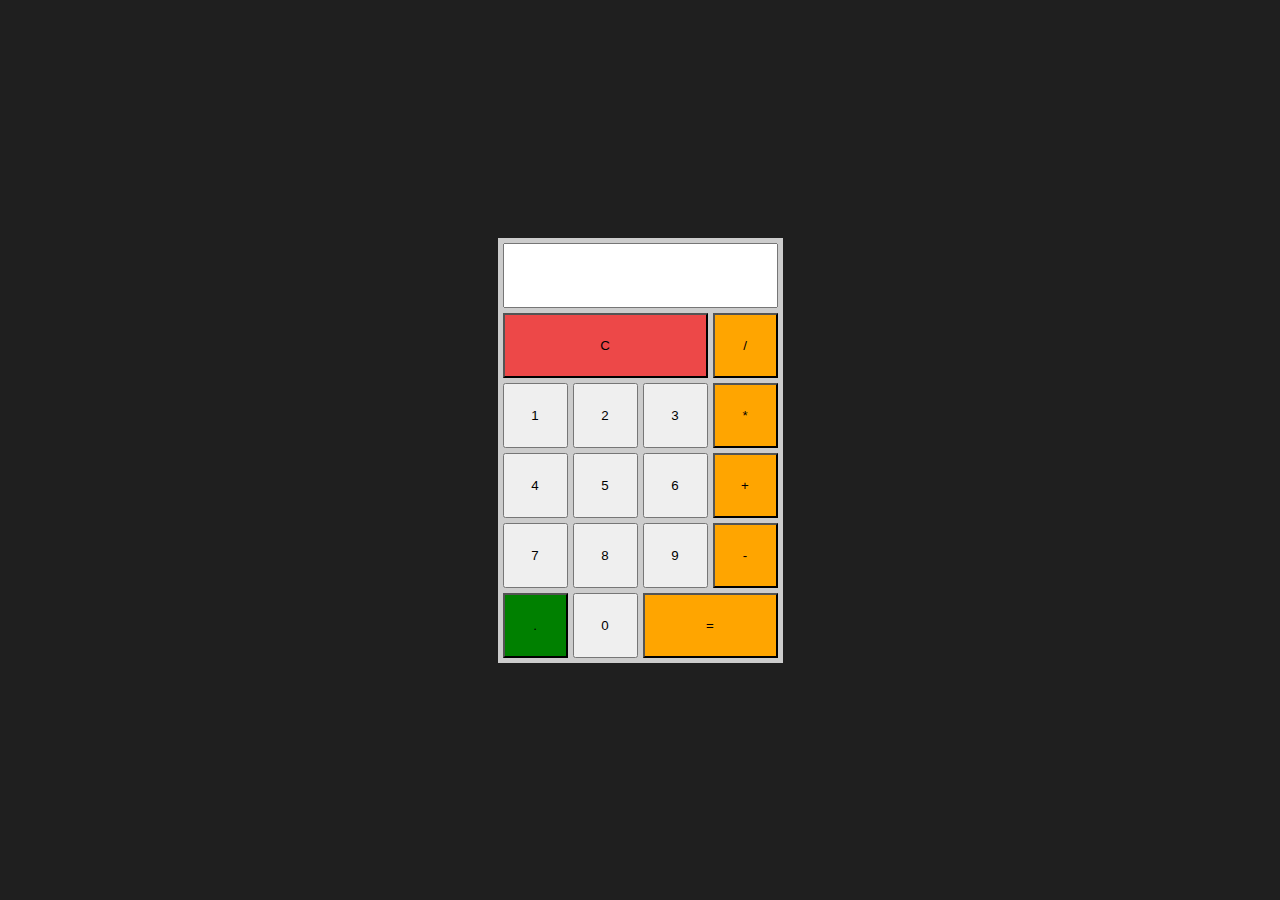
<file: FrontEnd/index.html>
<!DOCTYPE html>
<html lang="ko">        
<head>
    <meta charset="UTF-8">
    <meta http-equiv="X-UA-Compatible" content="IE=edge">
    <meta name="viewport" content="width=device-width, initial-scale=1.0">
    <title>Calculator</title>
     <link rel="stylesheet" href="style.css">    <!--같은 폴더 안에 넣어놓고 이 html 을 css 와 연동시켜준다. -->
</head>
<body>
    <div class = "calculator">          <!--디비전 태그 이름을 calculator-->
        <form name = "forms">
            <input type = "text" name="output" readonly>    <!--텍스트는 클릭 못하고 readonly-->
            <input type = "button" value="C" class="clear" onclick="document.forms.output.value=''">    <!--type버튼으로 클릭 가능-->
            <input type = "button" class="operator" value="/" onclick="document.forms.output.value+='/'">   <!--onclick은 클릭했을 경우 어떤 실행시켜주는것-->
            <input type = "button" value="1" onclick="document.forms.output.value+='1'">
            <input type = "button" value="2" onclick="document.forms.output.value+='2'">
            <input type = "button" value="3" onclick="document.forms.output.value+='3'">
            <input type = "button" value="*" class="operator" onclick="document.forms.output.value+='*'">
            <input type = "button" value="4" onclick="document.forms.output.value+='4'">
            <input type = "button" value="5" onclick="document.forms.output.value+='5'">
            <input type = "button" value="6" onclick="document.forms.output.value+='6'">
            <input type = "button" value="+" class="operator" onclick="document.forms.output.value+='+'">
            <input type = "button" value="7" onclick="document.forms.output.value+='7'">
            <input type = "button" value="8" onclick="document.forms.output.value+='8'">
            <input type = "button" value="9" onclick="document.forms.output.value+='9'">
            <input type = "button" value="-" class="operator" onclick="document.forms.output.value+='-'">
            <input type = "button" class="dot" value="." onclick="document.forms.output.value+='.'">
            <input type = "button" value="0" onclick="document.forms.output.value+='0'">
            <input type = "button" class = "operator result" value="=" onclick="document.forms.output.value=eval(document.forms.output.value)">
            <!--eval은 내장함수고 안에 들어있는 문자열을 수식으로 바꿔서 실행시켜주는 함수-->
        </form>
    </div>
</body>
</html>
</file>
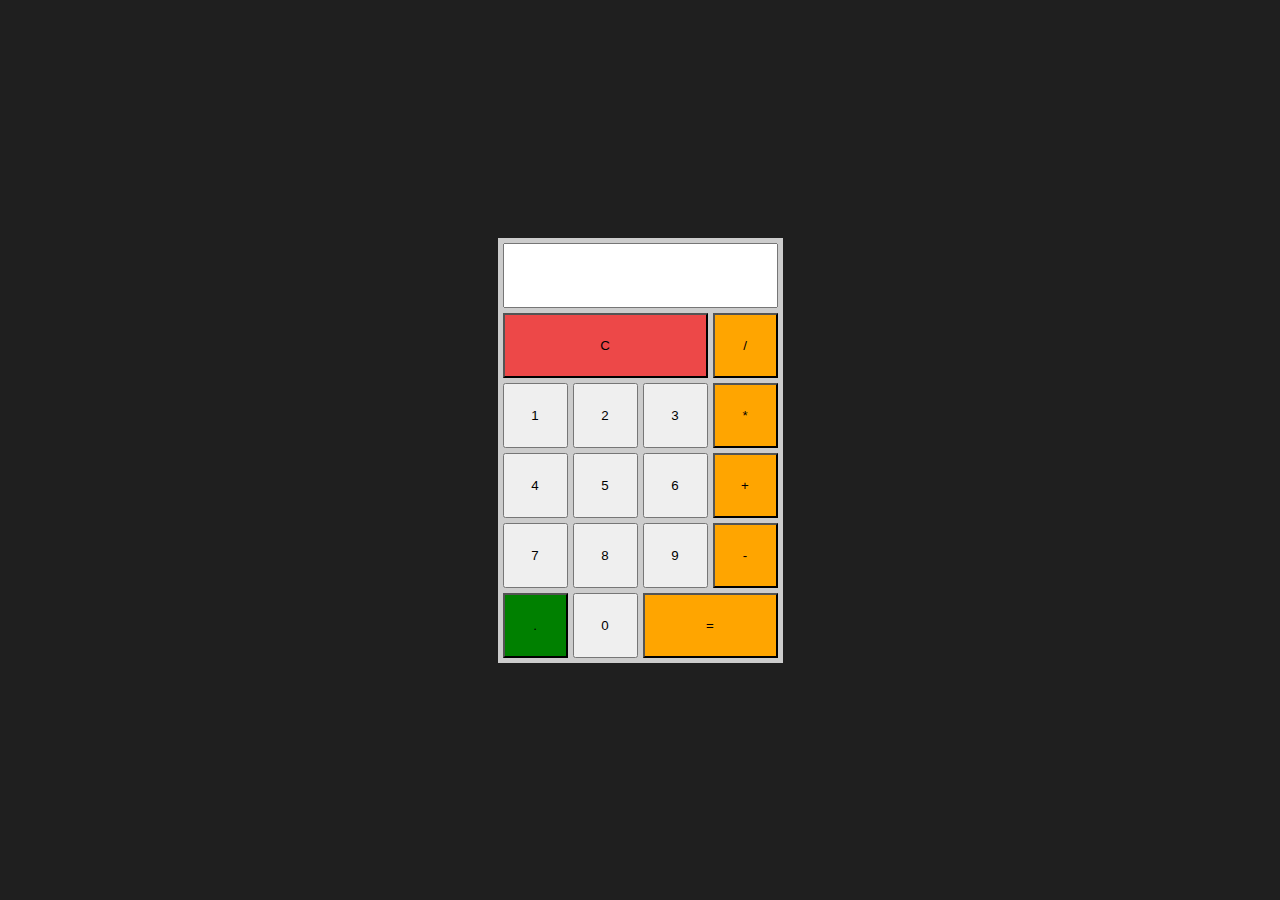
<file: FrontEnd/1_Calculator.html>
<!DOCTYPE html>
<html lang="ko">        
<head>
    <meta charset="UTF-8">
    <meta http-equiv="X-UA-Compatible" content="IE=edge">
    <meta name="viewport" content="width=device-width, initial-scale=1.0">
    <title>Calculator</title>
     <link rel="stylesheet" href="style.css">    <!--Connect html and css if they are in same folder. -->
</head>
<body>
    <div class = "calculator">          <!--Division tag name : calculator-->
        <form name = "forms">
            <input type = "text" name="output" readonly>    <!--Can't click text but read only-->
            <input type = "button" value="C" class="clear" onclick="document.forms.output.value=''">    
            <input type = "button" class="operator" value="/" onclick="document.forms.output.value+='/'">   <!--onclick makes something to work-->
            <input type = "button" value="1" onclick="document.forms.output.value+='1'">
            <input type = "button" value="2" onclick="document.forms.output.value+='2'">
            <input type = "button" value="3" onclick="document.forms.output.value+='3'">
            <input type = "button" value="*" class="operator" onclick="document.forms.output.value+='*'">
            <input type = "button" value="4" onclick="document.forms.output.value+='4'">
            <input type = "button" value="5" onclick="document.forms.output.value+='5'">
            <input type = "button" value="6" onclick="document.forms.output.value+='6'">
            <input type = "button" value="+" class="operator" onclick="document.forms.output.value+='+'">
            <input type = "button" value="7" onclick="document.forms.output.value+='7'">
            <input type = "button" value="8" onclick="document.forms.output.value+='8'">
            <input type = "button" value="9" onclick="document.forms.output.value+='9'">
            <input type = "button" value="-" class="operator" onclick="document.forms.output.value+='-'">
            <input type = "button" class="dot" value="." onclick="document.forms.output.value+='.'">
            <input type = "button" value="0" onclick="document.forms.output.value+='0'">
            <input type = "button" class = "operator result" value="=" onclick="document.forms.output.value=eval(document.forms.output.value)">
            <!--eval change string to equation-->
        </form>
    </div>
</body>
</html>
</file>
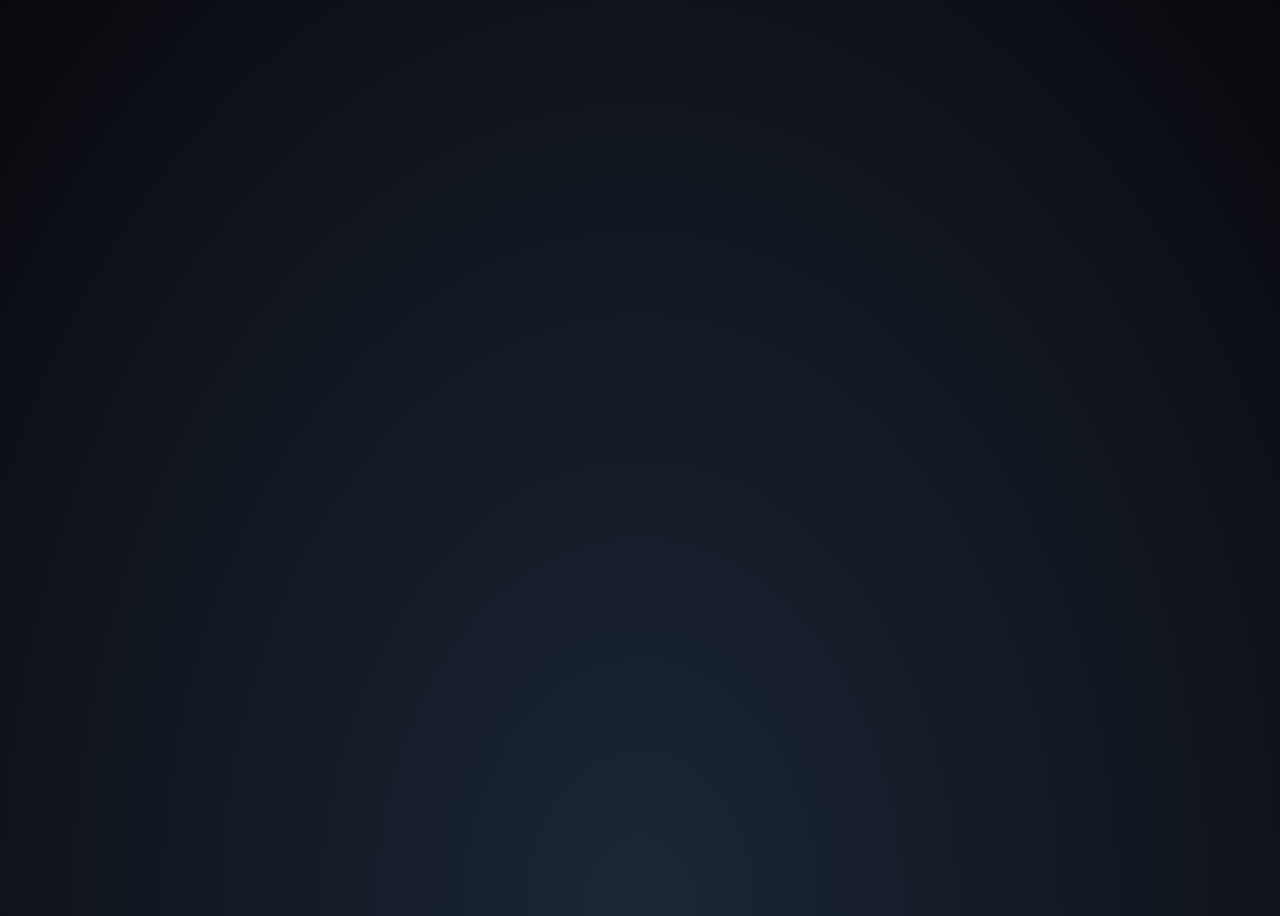
<file: FrontEnd/4_Ghost.html>
<!DOCTYPE html>
<html lang="en">
<head>
    <meta charset="UTF-8">
    <meta http-equiv="X-UA-Compatible" content="IE=edge">
    <meta name="viewport" content="width=device-width, initial-scale=1.0">
    <title>Ghost</title>
    <link rel = "stylesheet" href="Style.css">
</head>
<body>
    <div class="ghost">
        <div class="body">
            <div class="face">
                <div class="eye"></div>
                <div class="eye"></div>
                <div class="mouth"></div>
            </div>
        </div>
        <div class="bottom">
            <div class="leg"></div>
            <div class="leg"></div>
            <div class="leg"></div>
            <div class="leg"></div>
            <div class="leg"></div>
        </div>
    </div>
    <script src = "Ghost.js"></script>
</body>
</html>
</file>
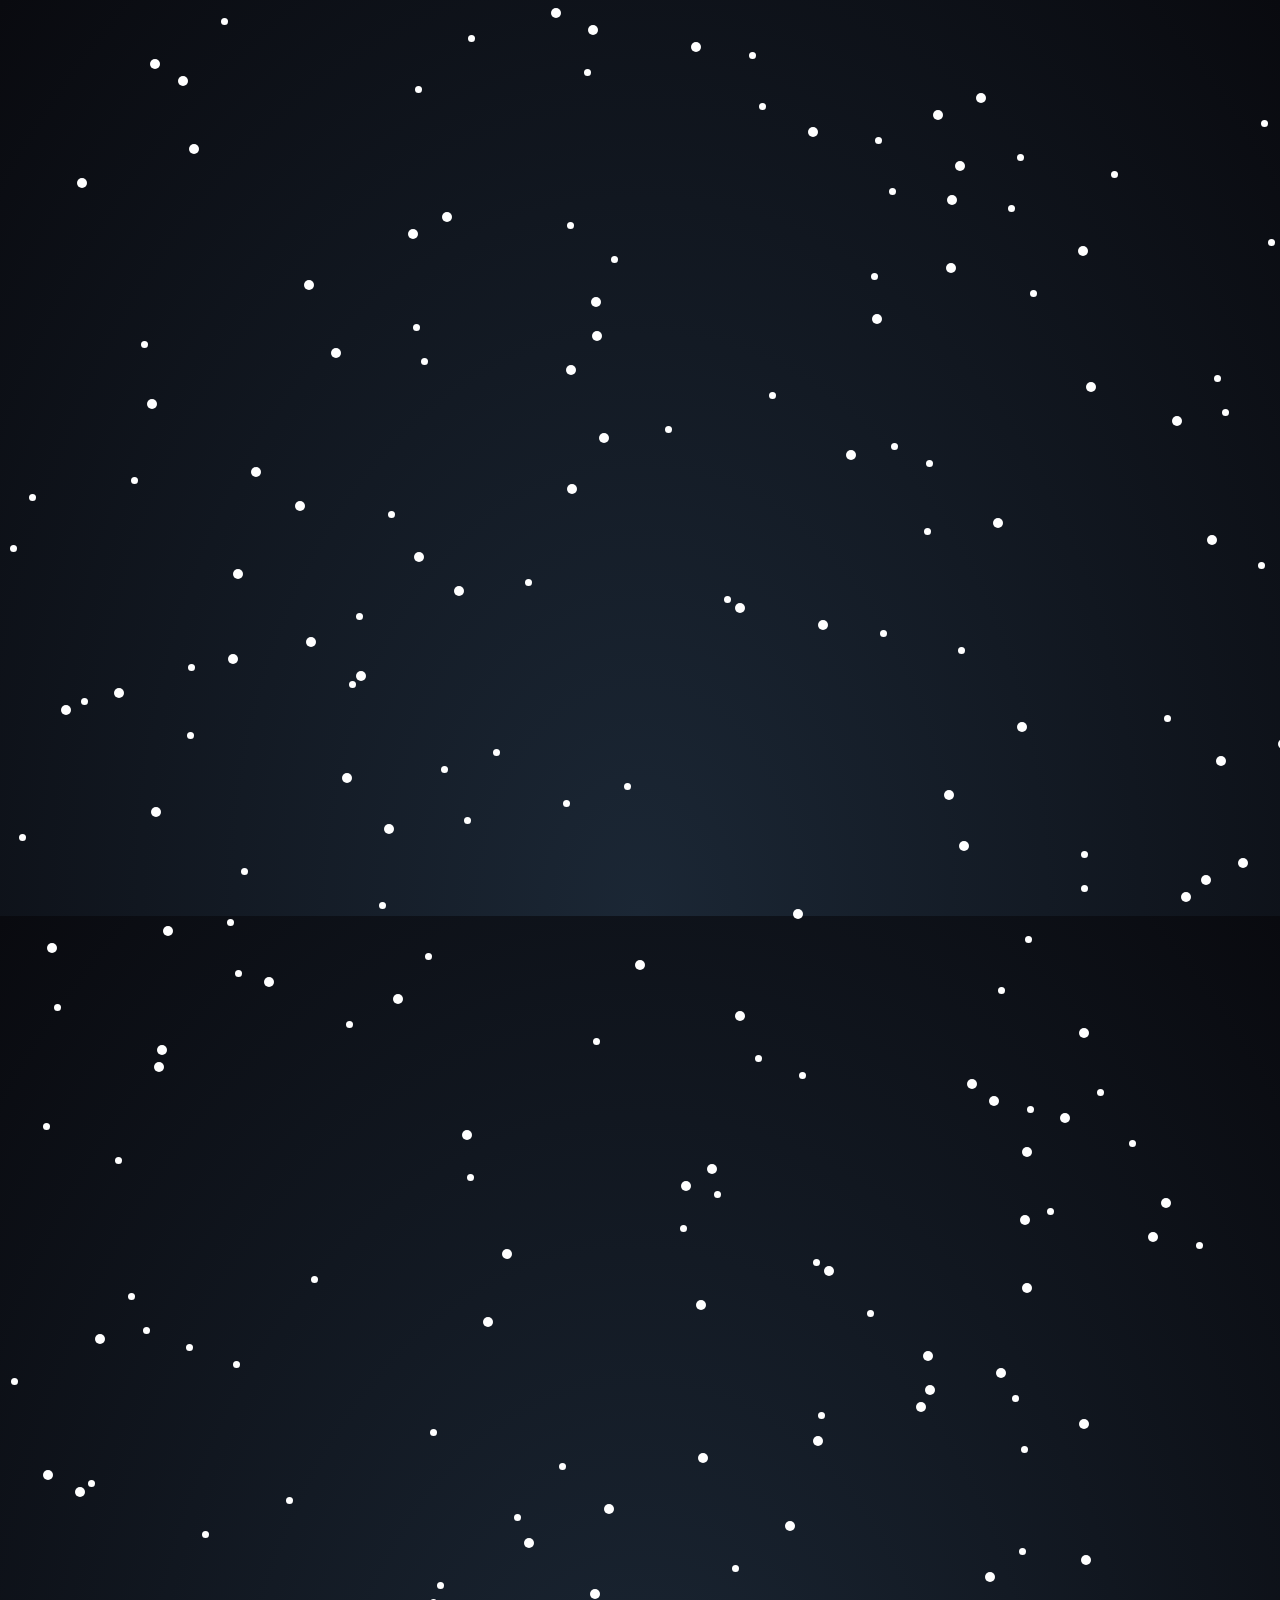
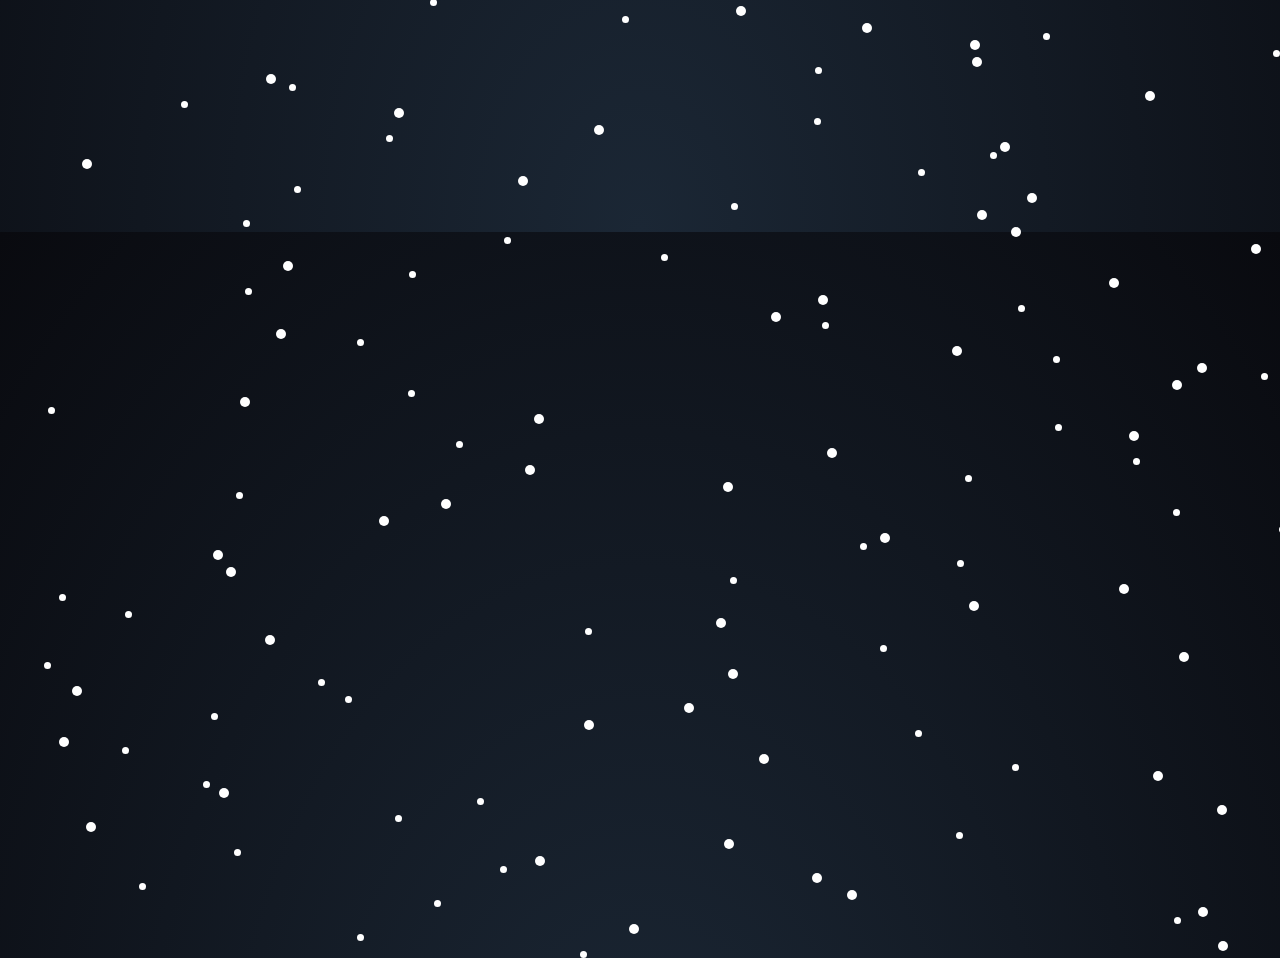
<file: FrontEnd/5_Snow.html>
<!DOCTYPE html>
<html lang="en">
<head>
    <meta charset="UTF-8">
    <meta http-equiv="X-UA-Compatible" content="IE=edge">
    <meta name="viewport" content="width=device-width, initial-scale=1.0">
    <title>Document</title>
    <link rel = "stylesheet" href="Style.css">
</head>
<body>
    <!-- <div class="snow"></div> -->
    <script>
        function createSnow()
        {
            const el = document.createElement("div");  
            el.classList.add('snow');                   
            el.style.marginLeft=randomPosition()+'px';      
            document.body.appendChild(el);      
        }
        function randomPosition()
        {
            return Math.floor(Math.random()*window.innerWidth)
        }
        for(let i=0;i<300;i++)
        {
            createSnow();
        }
    </script>
</body>
</html>
</file>
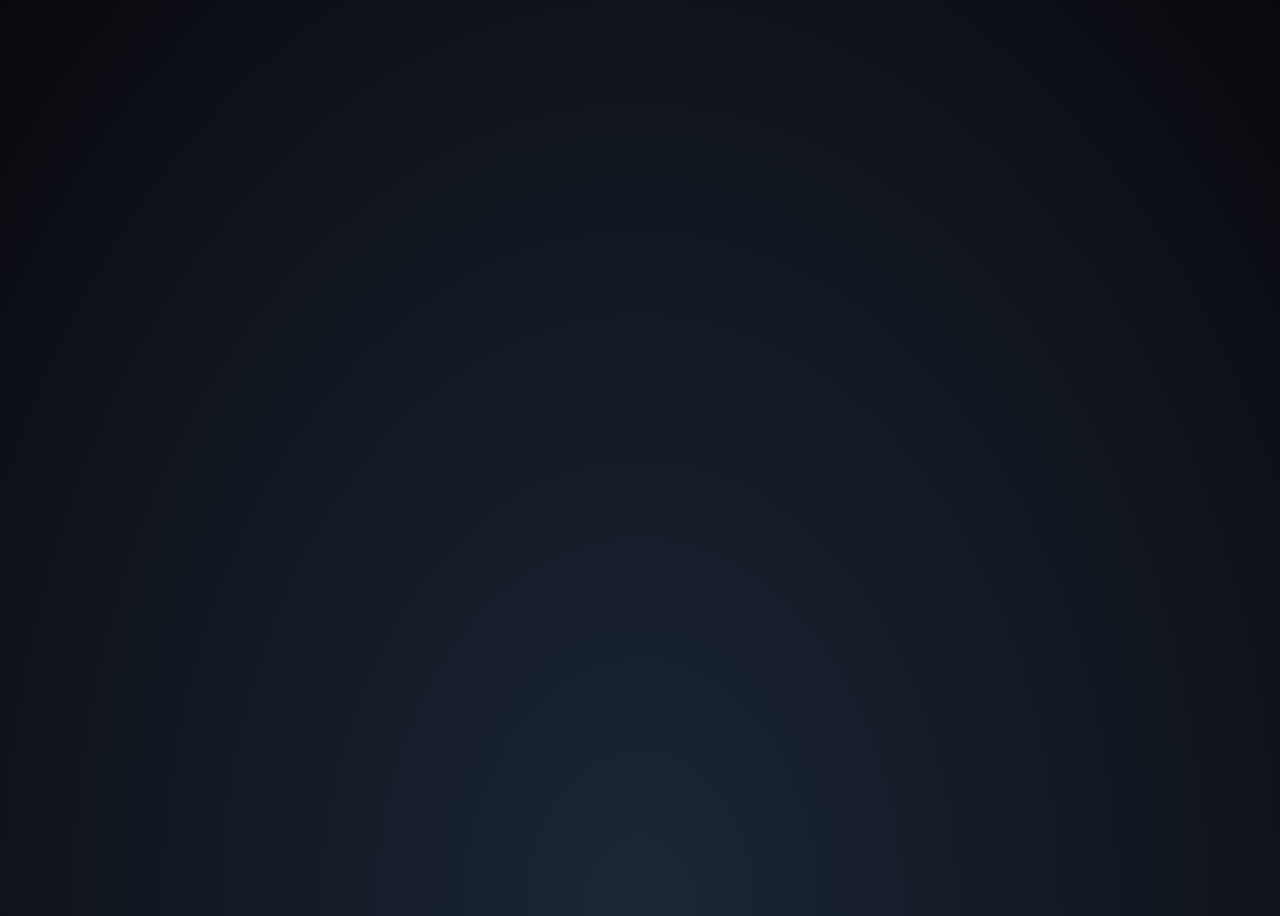
<file: FrontEnd/Ghost.html>
<!DOCTYPE html>
<html lang="en">
<head>
    <meta charset="UTF-8">
    <meta http-equiv="X-UA-Compatible" content="IE=edge">
    <meta name="viewport" content="width=device-width, initial-scale=1.0">
    <title>Ghost</title>
    <link rel = "stylesheet" href="Style.css">
</head>
<body>
    <div class="ghost">
        <div class="body">
            <div class="face">
                <div class="eye"></div>
                <div class="eye"></div>
                <div class="mouth"></div>
            </div>
        </div>
        <div class="bottom">
            <div class="leg"></div>
            <div class="leg"></div>
            <div class="leg"></div>
            <div class="leg"></div>
            <div class="leg"></div>
        </div>
    </div>
    <script src = "Ghost.js"></script>
</body>
</html>
</file>
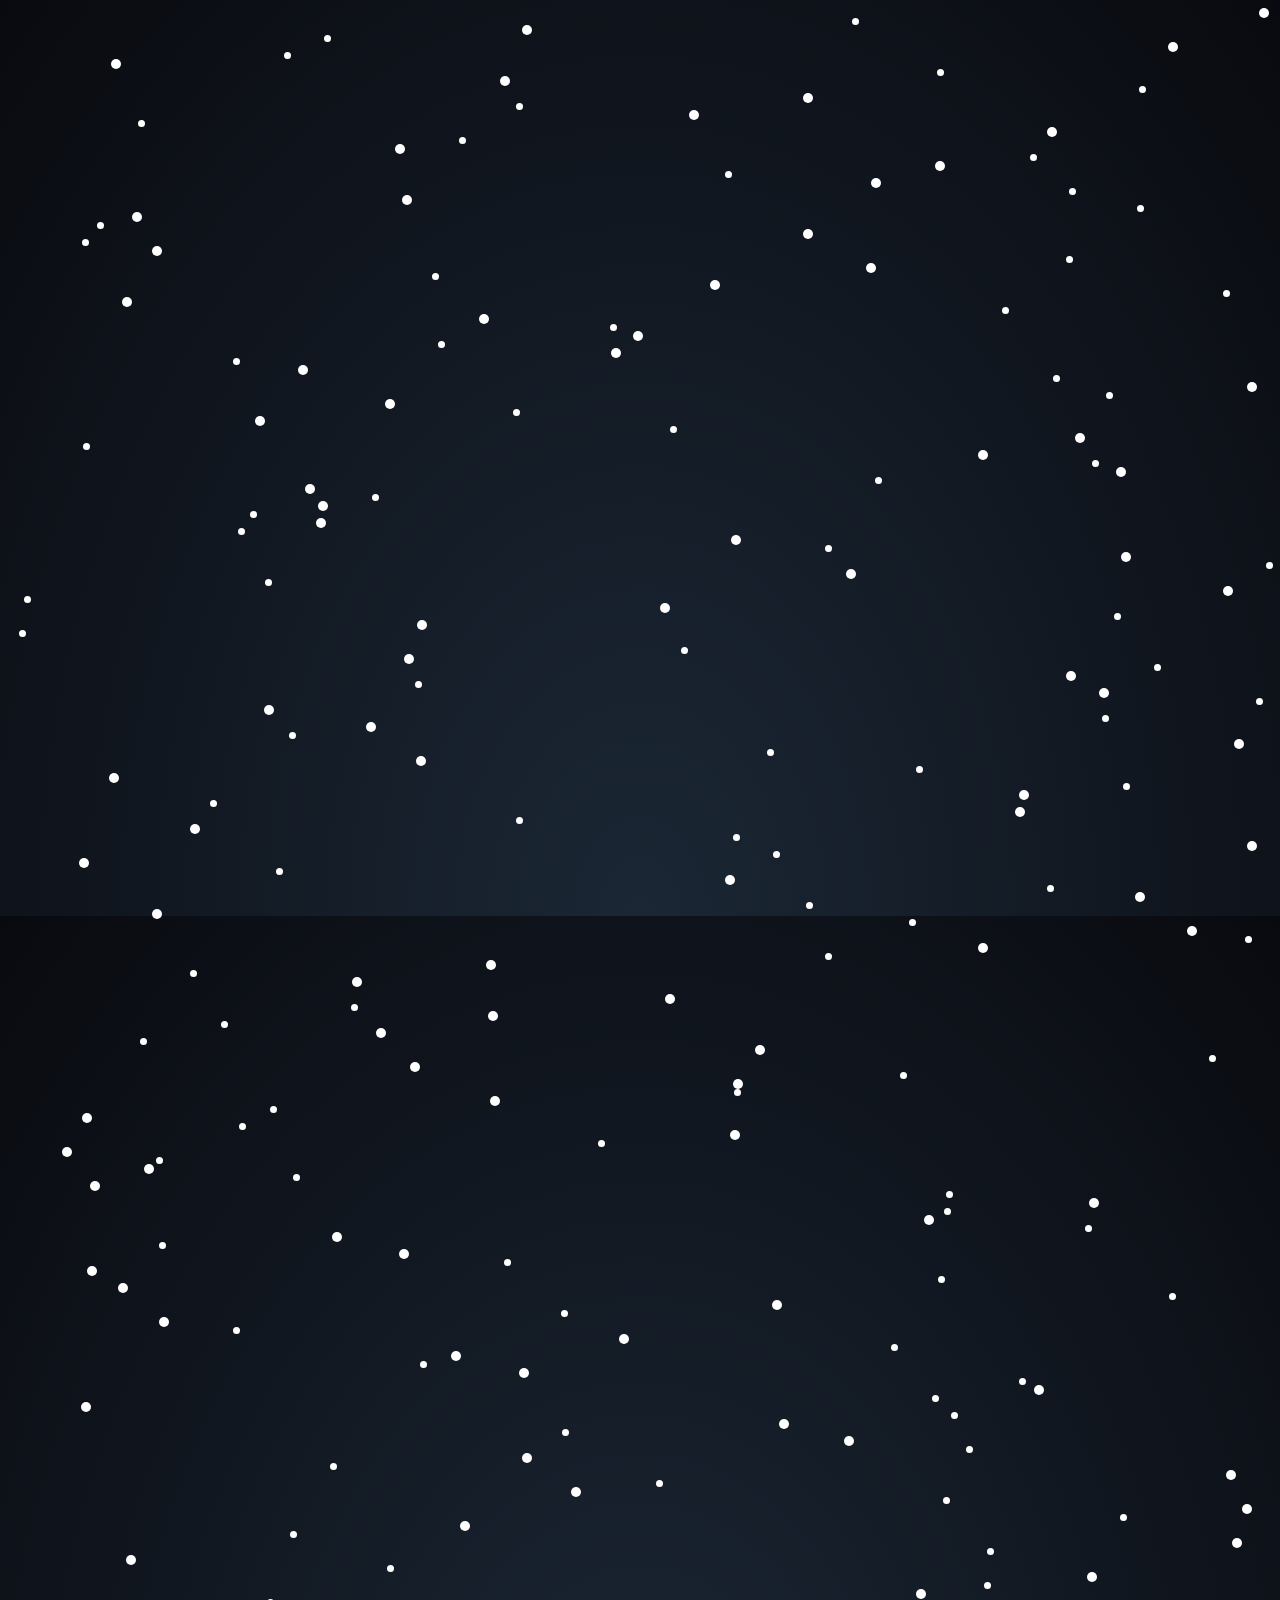
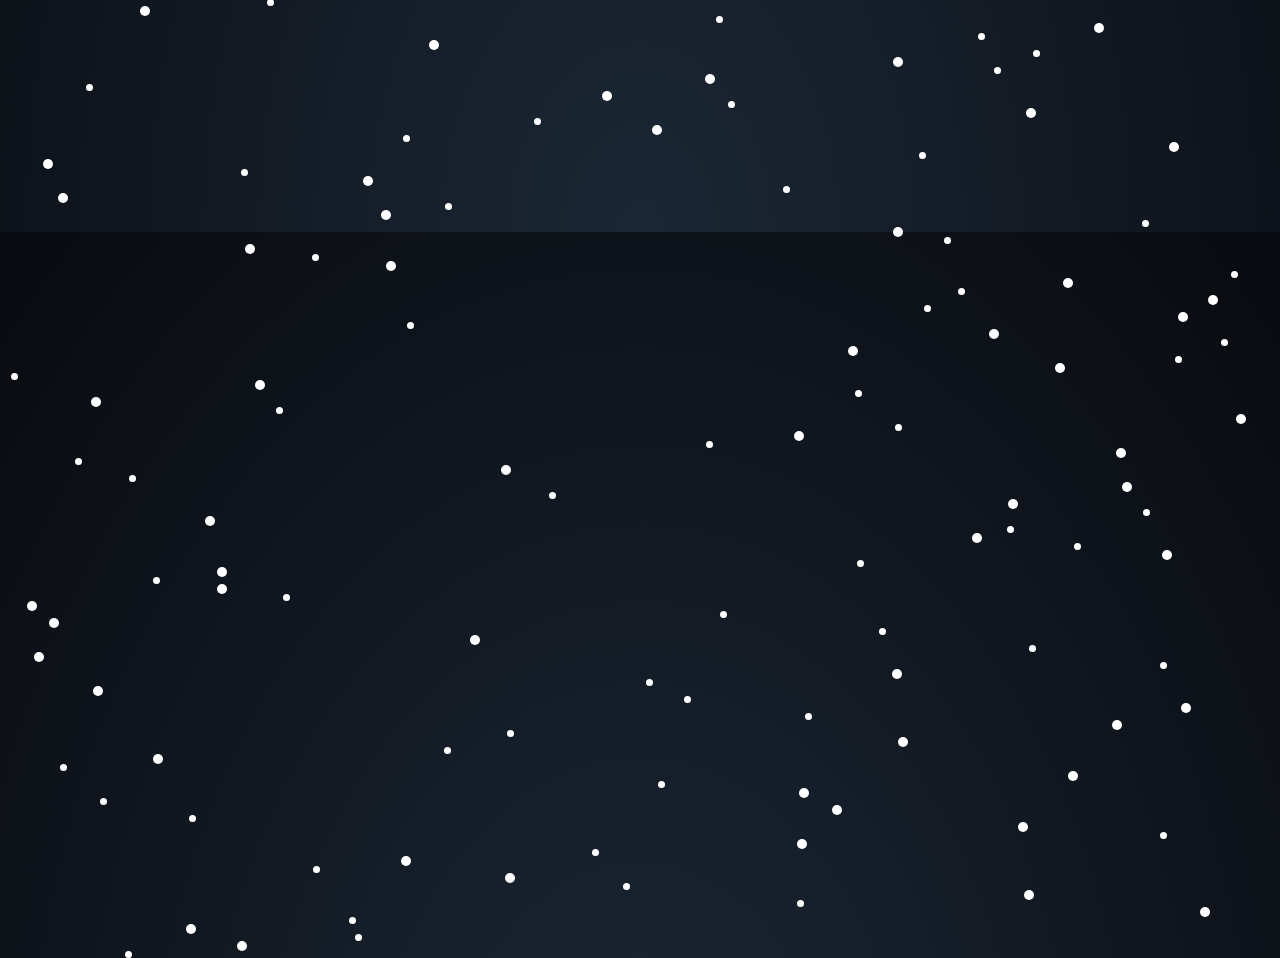
<file: FrontEnd/Snow.html>
<!DOCTYPE html>
<html lang="en">
<head>
    <meta charset="UTF-8">
    <meta http-equiv="X-UA-Compatible" content="IE=edge">
    <meta name="viewport" content="width=device-width, initial-scale=1.0">
    <title>Document</title>
    <link rel = "stylesheet" href="Style.css">
</head>
<body>
    <!-- <div class="snow"></div> -->
    <script>
        function createSnow()
        {
            const el = document.createElement("div");   /* el이라는 변화안되는 상수를 만들어서 division 태그를 함수를 이용해서 만들었다. */
            el.classList.add('snow');                   /* class이름은 여러개가 있을수 있어서 list가 된다. 그래서 snow를 클래스로 추가*/
            el.style.marginLeft=randomPosition()+'px';      //왼쪽 마진은 randomposition함수값 이고 단위는 픽셀
            document.body.appendChild(el);      //body에다가 디비전 테그를 넣어야한다. 이 문서에 있는 바디에다가 appendChild를 이용해서 el을 바디에다가 집어넣어라.
        }
        function randomPosition()
        {
            return Math.floor(Math.random()*window.innerWidth)
            //넘치지 않게(Math.floor), random*화면 내부창의 크기(window.innerWidth)
        }
        for(let i=0;i<300;i++)
        {
            createSnow();
        }
    </script>
</body>
</html>
</file>
<file: FrontEnd/style.css>
/*점은 클래스 선택자일때 사용 */
*{      /* *은 모든거 */
    margin : 0;     /*외부 여백*/
    padding : 0;    /*안쪽 여백*/
    box-style : border-box;
}
body    /* 태그일때는 점 없이 그냥 사용*/
{
    background-color : #1f1f1f;     /*배경색*/
    display : flex;     /*차례대로 가로로 배치*/
    justify-content : center;
    align-items: center;
    height: 100vh; /*웹사이트 높이*/
}
.calculator 
{
    border : 1px rgb(116, 33, 33);
    background-color : #ccc;
    padding :5px;
}
.calculator form    /* .이 있으면 클래스라는 뜻이고 한칸 띄고 쓰면 .calculator의 하위에 있는 form이다*/
{
    display : grid;     /*격자 형식*/
    grid-template-columns : repeat(4,65px); /*4칸하고 다음줄로, column size :65*/
    grid-auto-rows: 65px;   /*세로도 65픽셀*/
    grid-gap : 5px;     /*사이는 5픽셀*/
}
.calculator form input[type="text"]
{
    grid-column: span 4;
    text-align: right;
    padding: 0 10px;
}
.calculator form .clear
{
    background-color: #ed4848;
}
.calculator form .clear     /*C 칸은 3칸으로*/
{
    grid-column: span 3;
}
.calculator form .operator  /*사칙연산은 오랜지색으로*/
{
    background-color: orange;
}
.calculator form .dot   /* . 칸의 색깔을 초록으로 */
{
    background-color: green;
}
.calculator form .result    /* = 칸을 2칸으로 만든다*/
{
    grid-column : span 2;
}
.calculator form input:hovrer   /*마우스 올려놨을때 칸에 그림자 생성*/
{
    box-shadow : 1px 1px 2px #333;
}
</file>
<file: FrontEnd/Style.css>
body
{
    height: 100vh;      /*강제로 세로 늘이기. vh = vertical height*/
    background: radial-gradient(ellipse at bottom, #1b2735 0%, #090a0f 100%);
    /*gradient 는 시작에서 끝으로 이색깔에서 저색깔로 변해가는거 */
    /*radial 이면 원형모양으로 가운데서부터 주변으로.*/
    overflow: hidden;
}
.snow
{
    width: 10px;
    height: 10px;
    opacity: 1; /*투명도 0이 투명 1이 아니고*/
    background: #fff;
    border-radius: 50%;
    animation: snowing 10s linear infinite; /*애니메이션 10초간*/
}
@keyframes snowing
{
    0%      /* 0%에서 100% 까지 시작부터 끝까지. 시작은 눈 나오고 끝은안나오고*/
    {
        opacity : 0;        /*투명도는 시작할때 0*/
        transform: translateY(0);
    }   
    20%
    {
        opacity: 1;         /*투명도 1, 나오게끔*/
        transform: translate(-15px, 20vh); /* 위치이동*/
    }
    40%
    {
        opacity: 1;
        transform: translate(15px, 40vh);
    }
    60%
    {
        opacity: 1;
        transform: translate(15px, 60vh);
    }
    80%
    {
        opacity: 1;
        transform: translate(15px, 80vh);
    }
    100%
    {
        opacity: 1;
        transform: translateY(100vh);
    }
}
.snow:nth-of-type(2n)       /*짝수번일때 만들어지는 눈의 특징*/
{
    width: 7px;
    height: 7px;
    animation-duration: 7s;
    animation-delay: 1s;
}
.snow:nth-of-type(2n+1)          /*홀수번일때 만들어지는 눈의 특징*/
{
    animation-duration: 8s;
    animation-delay: 3s;
}
.snow:nth-of-type(9n)       /*9번째 만들어지는 눈의 특징*/
{
    animation-duration: 9s;
    animation-delay: 3s;
}
</file>
